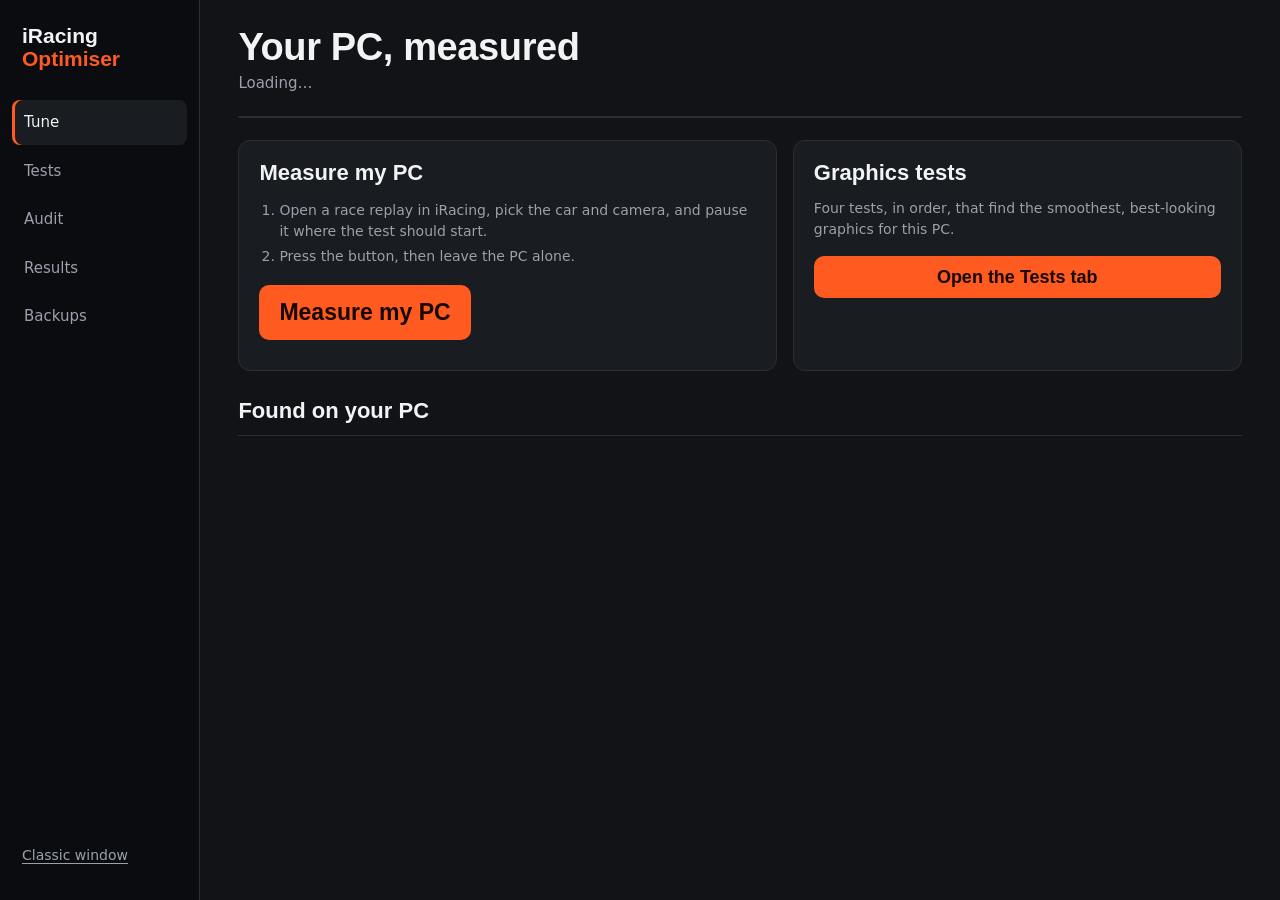
<file: iroptimizer/webui/index.html>
<!DOCTYPE html>
<html lang="en"><head><meta charset="utf-8"><meta name="viewport" content="width=device-width,initial-scale=1">
<meta http-equiv="Content-Security-Policy" content="default-src 'self'; script-src 'self'; style-src 'self'; img-src 'self' data:; connect-src 'self'">
<title>iRacing Optimiser</title>
<link rel="stylesheet" href="app.css">
</head><body>
<div class="app">
<nav class="rail" aria-label="Screens">
 <div class="brand">iRacing <span>Optimiser</span><small id="version-top"></small></div>
 <button class="nav" data-screen="tune" aria-current="true">Tune</button>
 <button class="nav" data-screen="testsview" aria-current="false">Tests</button>
 <button class="nav" data-screen="audit" aria-current="false">Audit</button>
 <button class="nav" data-screen="results" aria-current="false">Results</button>
 <button class="nav" data-screen="backups" aria-current="false">Backups</button>
 <div class="foot"><button class="link" id="classic">Classic window</button><span id="machine"></span><span id="version"></span></div>
</nav>
<main>
<div id="alert" class="alert" hidden></div>
<div id="update" class="alert update" hidden><p><strong>A newer build is available.</strong> Install it here instead of downloading it again.</p><button class="btn small" id="update-go">Update and restart</button></div>

<section id="tune">
 <h1>Your PC, measured</h1>
 <p class="sub" id="subtitle">Loading…</p>
 <div class="read" id="readouts"></div>
 <div class="tune">
  <div class="card start" id="start-card">
   <div>
    <h2>Measure my PC</h2>
    <ol class="steps"><li>Open a race replay in iRacing, pick the car and camera, and pause it where the test should start.</li>
     <li>Press the button, then leave the PC alone.</li></ol>
   </div>
   <div>
    <button class="btn" id="go">Measure my PC</button>
    <p class="why" id="go-why"></p>
   </div>
  </div>
  <div class="card start">
   <div>
    <h2>Graphics tests</h2>
    <p class="why" id="tune-steps-line">Four tests, in order, that find the smoothest, best-looking graphics for this PC.</p>
   </div>
   <button class="btn small" id="to-tests">Open the Tests tab</button>
  </div>
 </div>
 <h2>Found on your PC</h2>
 <ul class="find" id="finds"></ul>
</section>

<section id="testsview" hidden>
 <h1>Graphics tests</h1>
 <p class="sub">Run them in order, one at a time. Each one closes and reopens iRacing by itself, so you can leave the PC once it's going.</p>
 <label class="minfps">Frame rate you'd like<input id="min-fps" type="number" min="30" max="240" step="10" value="120"> FPS</label>
 <p class="hint">A preference, not a must: a smooth lower frame rate with better looks can still win, and then you drive both before choosing.</p>
 <div id="steps-warn" class="alert" hidden></div>
 <div class="card run" id="run-card" hidden>
   <h2 id="run-title"></h2>
   <div class="bar" role="progressbar" aria-valuemin="0" aria-valuemax="100" id="run-bar"><i></i></div>
   <p class="why" id="run-eta"></p>
   <div class="result" id="run-result" hidden>
    <h3 id="run-verdict"></h3>
    <div id="run-lines"></div>
    <div class="row"><button class="btn small" id="run-report">Open report</button><button class="ghost" id="run-results">See all results</button></div>
   </div>
   <ul class="log" id="run-log" aria-live="polite"></ul>
   <div class="row"><button class="ghost" id="run-stop">Stop</button><button class="ghost" id="run-close" hidden>Close</button></div>
  </div>
 <ol class="stepcards" id="stepcards"></ol>
 <h2 class="other-h">Other tests</h2>
 <div class="others">
  <div class="card other"><h3>Measure my PC</h3><p class="why">The same replay several times, changing nothing. Shows how steady this PC is.</p><button class="ghost" data-start="repeat">Start</button></div>
  <div class="card other"><h3>Background apps: running vs paused</h3><p class="why">Finds busy apps, pauses them for half the runs and compares.</p><button class="ghost" data-start="background">Start</button></div>
  <div class="card other"><h3>Something you switch yourself</h3><p class="why">The app tells you when to change it, for example G-Sync.</p>
   <div class="ab" id="ab-names">
    <label>A, what you have now<input id="ab-a" value="G-Sync off" maxlength="60"></label>
    <label>B, what to try<input id="ab-b" value="G-Sync on" maxlength="60"></label>
   </div>
   <button class="ghost" data-start="guided">Start</button></div>
 </div>
 <details class="lenbox"><summary>Test length (for the other tests)</summary>
  <div class="len">
   <label>Seconds per run<input id="len-seconds" type="number" min="10" max="600" step="5" value="60"></label>
   <label>Runs (per side)<input id="len-runs" type="number" min="3" max="20" value="5"></label>
   <label>Warm-up runs<input id="len-warmup" type="number" min="0" max="3" value="1"></label>
  </div>
 </details>
</section>

<section id="audit" hidden>
 <h1>Audit my PC</h1>
 <p class="sub" id="au-sub">Every Windows, NVIDIA and iRacing setting that can affect smoothness, as it is now. Nothing is changed.</p>
 <div class="card"><div class="head"><h2>Current settings</h2><button class="ghost" id="au-refresh">Read again</button></div>
  <div class="chips" role="group" aria-label="Show">
   <span class="chip-label">Area</span>
   <button class="chip" data-area="" aria-pressed="true">All</button><button class="chip" data-area="Windows" aria-pressed="false">Windows</button><button class="chip" data-area="NVIDIA" aria-pressed="false">NVIDIA</button><button class="chip" data-area="iRacing" aria-pressed="false">iRacing</button>
   <span class="chip-label">Verdict</span>
   <button class="chip" data-show="" aria-pressed="true">All</button><button class="chip" data-show="attention" aria-pressed="false">Needs attention</button><button class="chip" data-show="test" aria-pressed="false">Test</button><button class="chip" data-show="fine" aria-pressed="false">Fine or info</button>
  </div>
  <div class="scroll"><table><thead><tr><th>Setting</th><th>Now</th><th>Verdict</th><th>Why</th><th></th></tr></thead><tbody id="au-rows"></tbody></table></div>
  <p class="note">"Test" means it depends on your PC, so only a measurement can say. "Test automatically" switches the setting itself, measures both and puts yours back, even after a crash. "Test this" is for settings the app can't switch while iRacing runs yet: the replay pauses, you change that one setting, and the app measures both.</p>
 </div>
</section>

<section id="results" hidden>
 <h1 id="headline"></h1>
 <p class="sub">Every number here comes from your PC on the replay you chose.</p>
 <div class="res">
  <div class="card"><h2>1% low per setup tested</h2><div class="fig"><svg id="chart" role="img" aria-label="1% low fps for each setup tested"></svg></div></div>
  <div class="card sum"><h2>Summary</h2><div id="summary"></div></div>
 </div>
 <div class="card"><div class="head"><h2>Tests, changes and notes</h2><div class="row"><button class="ghost" id="add-note">Add a note</button><button class="ghost" id="open-folder">Open results folder</button></div></div>
  <div class="scroll"><table><thead><tr><th>When</th><th>Test</th><th class="n">1% low (fps)</th><th class="n">Slowest 1% of frames</th><th>Verdict</th><th></th></tr></thead><tbody id="test-rows"></tbody></table></div>
 </div>
</section>

<section id="backups" hidden>
 <h1>Backups</h1>
 <p class="sub" id="bk-sub">Your iRacing settings are saved before anything changes. One click puts them back.</p>
 <div class="card"><div class="head"><h2>Saved settings</h2><button class="ghost" id="bk-now">Back up now</button></div>
  <div class="scroll"><table><thead><tr><th>Saved</th><th>Why</th><th>Files</th><th></th></tr></thead><tbody id="bk-rows"></tbody></table></div>
  <p class="note" id="bk-note"></p>
 </div>
</section>
</main></div>

<dialog id="dlg" aria-labelledby="dlg-title">
 <h2 id="dlg-title"></h2>
 <div id="dlg-body"></div>
 <div class="row end"><button class="ghost" id="dlg-cancel">Cancel</button><button class="btn small" id="dlg-ok">OK</button></div>
</dialog>
<div id="toast" class="toast" role="status" hidden></div>
<script src="app.js"></script>
</body></html>
</file>
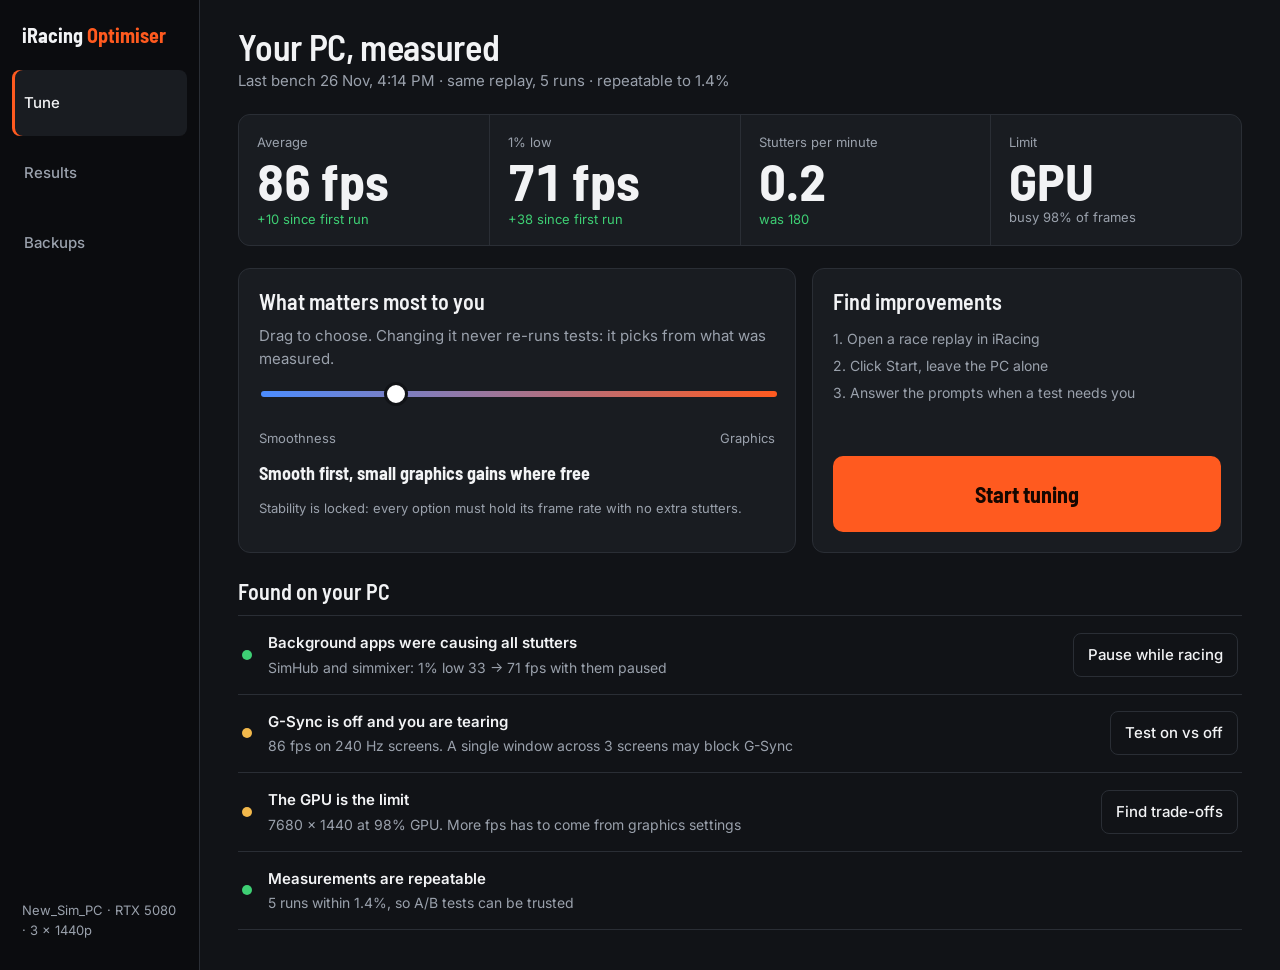
<file: ui/mockup.html>
<!DOCTYPE html>
<html lang="en"><head><meta charset="utf-8"><meta name="viewport" content="width=device-width,initial-scale=1">
<title>iRacing Optimiser mockup</title>
<link rel="preconnect" href="https://fonts.googleapis.com"><link rel="preconnect" href="https://fonts.gstatic.com" crossorigin>
<link href="https://fonts.googleapis.com/css2?family=Barlow+Semi+Condensed:wght@500;600;700&family=Inter:wght@400;500;600&display=swap" rel="stylesheet">
<style>
/* VOICE work tool, a race engineer's screen: calm, dense, one action
   IDEA the pit-wall timing monitor: big readouts, verdicts in colour, nothing decorative
   PICTURE live readouts of the PC (fps, 1% low, GPU limit) and the progress chart on Results
   COLOUR graphite ground, white ink, one signal orange for the action, green/red only for verdicts
   TYPE Barlow Semi Condensed for readouts and titles (timing-screen lettering) + Inter for text
   LAYOUT slim left rail with 3 screens; Tune = readouts top, slider + start, findings list; stacks on phone */
:root{color-scheme:dark;--bg:#111317;--rail:#0b0c0f;--panel:#191c21;--line:#2a2e35;--ink:#f2f3f5;--mute:#9aa1ac;--go:#ff5a1f;--good:#3ecf74;--bad:#ff4d4d;--warn:#f2b84b}
*{box-sizing:border-box;min-width:0}
html,body{height:100%}
body{margin:0;background:var(--bg);color:var(--ink);font:15px/1.5 Inter,system-ui,sans-serif;overflow-x:clip}
.app{display:grid;grid-template-columns:200px minmax(0,1fr);min-height:100%}
.rail{background:var(--rail);padding:20px 12px;display:flex;flex-direction:column;gap:4px;border-right:1px solid var(--line)}
.brand{font:700 20px/1.1 "Barlow Semi Condensed",sans-serif;padding:4px 10px 20px}
.brand span{color:var(--go)}
.nav{all:unset;cursor:pointer;display:block;padding:11px 12px;border-radius:8px;color:var(--mute);font-weight:500;min-height:44px}
.nav:hover{background:var(--panel);color:var(--ink)}
.nav[aria-current=true]{background:var(--panel);color:var(--ink);box-shadow:inset 3px 0 0 var(--go)}
.nav:focus-visible{outline:2px solid var(--go)}
.rail .foot{margin-top:auto;color:var(--mute);font-size:13px;padding:10px}
main{padding:28px clamp(16px,3vw,40px) 40px;max-width:1240px}
h1{font:600 36px/1.05 "Barlow Semi Condensed",sans-serif;margin:0 0 4px;letter-spacing:-.01em}
h2{font:600 22px/1.1 "Barlow Semi Condensed",sans-serif;margin:0 0 12px}
.sub{color:var(--mute);margin:0 0 22px}
.read{display:grid;grid-template-columns:repeat(4,minmax(0,1fr));gap:1px;background:var(--line);border:1px solid var(--line);border-radius:12px;overflow:hidden;margin-bottom:22px}
.read div{background:var(--panel);padding:16px 18px}
.read b{display:block;font:700 clamp(34px,4.4vw,52px)/1 "Barlow Semi Condensed",sans-serif;font-variant-numeric:tabular-nums}
.read small{color:var(--mute);font-size:13px}
.read em{font-style:normal;font-size:13px;color:var(--good);display:block;margin-top:4px}
.tune{display:grid;grid-template-columns:minmax(0,1.3fr) minmax(0,1fr);gap:16px;margin-bottom:26px}
.card{background:var(--panel);border:1px solid var(--line);border-radius:12px;padding:20px}
.ends{display:flex;justify-content:space-between;color:var(--mute);font-size:13px;margin-top:6px}
input[type=range]{width:100%;appearance:none;height:44px;background:transparent}
input[type=range]::-webkit-slider-runnable-track{height:6px;border-radius:3px;background:linear-gradient(90deg,#4b8cff,var(--go))}
input[type=range]::-webkit-slider-thumb{appearance:none;width:24px;height:24px;border-radius:50%;background:#fff;margin-top:-9px;border:3px solid var(--bg)}
input[type=range]::-moz-range-track{height:6px;border-radius:3px;background:linear-gradient(90deg,#4b8cff,var(--go))}
input[type=range]::-moz-range-thumb{width:20px;height:20px;border-radius:50%;background:#fff;border:3px solid var(--bg)}
input[type=range]:focus-visible{outline:2px solid var(--go);outline-offset:2px}
#pick{margin:12px 0 0;font-size:14px}
#pick b{font-family:"Barlow Semi Condensed",sans-serif;font-size:18px}
.lock{margin-top:12px;font-size:13px;color:var(--mute)}
.start{display:flex;flex-direction:column;justify-content:space-between;gap:14px}
.btn{all:unset;cursor:pointer;text-align:center;border-radius:10px;padding:16px 20px;font:700 22px/1 "Barlow Semi Condensed",sans-serif;background:var(--go);color:#160700;min-height:44px}
.btn:hover{filter:brightness(1.08)}.btn:focus-visible{outline:2px solid #fff;outline-offset:3px}
.ghost{all:unset;cursor:pointer;border:1px solid var(--line);border-radius:8px;padding:9px 14px;font-weight:500;white-space:nowrap;min-height:24px}
.ghost:hover{border-color:var(--mute)}.ghost:focus-visible{outline:2px solid var(--go)}
.steps{margin:0;padding:0;list-style:none;color:var(--mute);font-size:14px}
.steps li{padding:3px 0}
.find{list-style:none;margin:0;padding:0;border-top:1px solid var(--line)}
.find li{display:grid;grid-template-columns:12px minmax(0,1fr) auto;gap:14px;align-items:center;padding:16px 4px;border-bottom:1px solid var(--line)}
.dot{width:10px;height:10px;border-radius:50%}
.find p{margin:2px 0 0;color:var(--mute);font-size:14px}
.find strong{font-weight:600}
.sum{font-size:17px;line-height:1.6;max-width:70ch}
.sum p{margin:0 0 10px}
.res{display:grid;grid-template-columns:minmax(0,1.4fr) minmax(0,1fr);gap:16px;margin-bottom:22px}
.fig{position:relative;min-height:300px}.fig>svg{position:absolute;inset:0;width:100%;height:100%}
svg text{font:13px Inter,sans-serif;fill:var(--mute);paint-order:stroke;stroke:var(--panel);stroke-width:4px}
table{width:100%;border-collapse:collapse;font-size:14px}
th,td{padding:10px 8px;border-bottom:1px solid var(--line);text-align:left}
th{color:var(--mute);font-weight:500}
td.n{text-align:right;font-variant-numeric:tabular-nums;white-space:nowrap}
.tag{font-size:12px;padding:3px 8px;border-radius:20px;white-space:nowrap}
.note{color:var(--mute);font-size:13px;margin-top:10px}
[hidden]{display:none!important}
@media(max-width:900px){.tune,.res{grid-template-columns:minmax(0,1fr)}}
@media(max-width:700px){.app{grid-template-columns:minmax(0,1fr)}.rail{flex-direction:row;flex-wrap:wrap;padding:10px;border-right:0;border-bottom:1px solid var(--line)}.brand{padding:10px;width:100%}.rail .foot{display:none}.read{grid-template-columns:repeat(2,minmax(0,1fr))}.find li{grid-template-columns:12px minmax(0,1fr)}.find .ghost{grid-column:2;justify-self:start}}
@media(prefers-reduced-motion:no-preference){.read b{transition:color .3s}}
</style></head><body>
<div class="app">
<nav class="rail" aria-label="Screens">
 <div class="brand">iRacing <span>Optimiser</span></div>
 <button class="nav" id="nav-tune" aria-current="true">Tune</button>
 <button class="nav" id="nav-results" aria-current="false">Results</button>
 <button class="nav" id="nav-backups" aria-current="false">Backups</button>
 <div class="foot">New_Sim_PC · RTX 5080 · 3 × 1440p</div>
</nav>
<main>
<section id="tune">
 <h1>Your PC, measured</h1>
 <p class="sub">Last bench 26 Nov, 4:14 PM · same replay, 5 runs · repeatable to 1.4%</p>
 <div class="read">
  <div><small>Average</small><b>86 fps</b><em>+10 since first run</em></div>
  <div><small>1% low</small><b>71 fps</b><em>+38 since first run</em></div>
  <div><small>Stutters per minute</small><b>0.2</b><em>was 180</em></div>
  <div><small>Limit</small><b>GPU</b><small>busy 98% of frames</small></div>
 </div>
 <div class="tune">
  <div class="card">
   <h2>What matters most to you</h2>
   <label for="focus" class="sub" style="margin:0">Drag to choose. Changing it never re-runs tests: it picks from what was measured.</label>
   <input type="range" id="focus" min="0" max="4" step="1" value="1" aria-describedby="pick">
   <div class="ends"><span>Smoothness</span><span>Graphics</span></div>
   <p id="pick"></p>
   <p class="lock">Stability is locked: every option must hold its frame rate with no extra stutters.</p>
  </div>
  <div class="card start">
   <div>
    <h2>Find improvements</h2>
    <ul class="steps"><li>1. Open a race replay in iRacing</li><li>2. Click Start, leave the PC alone</li><li>3. Answer the prompts when a test needs you</li></ul>
   </div>
   <button class="btn" id="go">Start tuning</button>
  </div>
 </div>
 <h2>Found on your PC</h2>
 <ul class="find" id="finds"></ul>
</section>

<section id="results" hidden>
 <h1>Background apps cost you half your 1% lows</h1>
 <p class="sub">Every number here comes from the same replay segment on this PC</p>
 <div class="res">
  <div class="card"><h2>1% low over time</h2><div class="fig"><svg id="chart" role="img" aria-label="1% low fps per bench"></svg></div></div>
  <div class="card sum"><h2>Summary</h2>
   <p>Your GPU is the limit 98% of the time at about 86 fps across 7680 × 1440. The CPU has headroom.</p>
   <p>SimHub and simmixer caused every stutter. Pausing them lifted 1% lows from 33 to 71 fps.</p>
   <p>G-Sync is off, so at 86 fps on 240 Hz screens you see tearing. Not tested yet.</p>
   <p>No graphics settings have been traded yet, so there are no compromises to report.</p>
  </div>
 </div>
 <div class="card"><h2>Tests</h2>
  <div class="scroll"><table><thead><tr><th>Test</th><th style="text-align:right">1% low</th><th style="text-align:right">p99 frame</th><th>Verdict</th></tr></thead><tbody id="tests"></tbody></table></div>
  <p class="note">Rows marked "not run" show tests the app will offer next.</p>
 </div>
</section>

<section id="backups" hidden>
 <h1>Backups</h1>
 <p class="sub">The app saves your iRacing settings before any change. One click puts them back.</p>
 <div class="card"><table><thead><tr><th>Saved</th><th>Why</th><th></th></tr></thead><tbody>
  <tr><td>26 Nov, 3:41 PM</td><td>Original settings, before the app changed anything</td><td class="n"><button class="ghost">Restore</button></td></tr>
 </tbody></table></div>
</section>
</main></div>
<script>{
const picks=["Highest frame rate your PC holds, at the graphics level it needs","Smooth first, small graphics gains where free","Balanced","Graphics first, frame rate held steady at a lower cap","Most graphics your PC can run without stutter"];
const finds=[
 ["var(--good)","Background apps were causing all stutters","SimHub and simmixer: 1% low 33 → 71 fps with them paused","Pause while racing"],
 ["var(--warn)","G-Sync is off and you are tearing","86 fps on 240 Hz screens. A single window across 3 screens may block G-Sync","Test on vs off"],
 ["var(--warn)","The GPU is the limit","7680 × 1440 at 98% GPU. More fps has to come from graphics settings","Find trade-offs"],
 ["var(--good)","Measurements are repeatable","5 runs within 1.4%, so A/B tests can be trusted",""]];
const tests=[["Baseline (SimHub, simmixer running)","33","30.2 ms","Reference","var(--mute)"],["Background apps paused","71","14.0 ms","Better","var(--good)"],["G-Sync on vs off","–","–","Not run","var(--mute)"],["FPS cap 80 vs none","–","–","Not run","var(--mute)"],["Shadows medium vs high","–","–","Not run","var(--mute)"]];
const esc=s=>String(s).replace(/[&<>"']/g,c=>({"&":"&amp;","<":"&lt;",">":"&gt;",'"':"&quot;","'":"&#39;"}[c]));
document.getElementById("finds").innerHTML=finds.map(f=>`<li><span class="dot" style="background:${f[0]}"></span><div><strong>${esc(f[1])}</strong><p>${esc(f[2])}</p></div>${f[3]?`<button class="ghost">${esc(f[3])}</button>`:"<span></span>"}</li>`).join("");
document.getElementById("tests").innerHTML=tests.map(t=>`<tr><td>${esc(t[0])}</td><td class="n">${t[1]}</td><td class="n">${t[2]}</td><td><span class="tag" style="border:1px solid ${t[4]};color:${t[4]}">${esc(t[3])}</span></td></tr>`).join("");
const f=document.getElementById("focus"),p=document.getElementById("pick");
const upd=()=>{p.innerHTML="<b>"+esc(picks[f.value])+"</b>"};f.addEventListener("input",upd);upd();
const screens=["tune","results","backups"];
const show=n=>{screens.forEach(s=>{document.getElementById(s).hidden=s!==n;document.getElementById("nav-"+s).setAttribute("aria-current",s===n)});if(n==="results")draw()};
screens.forEach(s=>document.getElementById("nav-"+s).addEventListener("click",()=>show(s)));
document.getElementById("go").addEventListener("click",()=>show("results"));
const s=document.getElementById("chart");
const pts=[["26 Nov 3:50","With SimHub",33],["26 Nov 4:14","Paused",71]];
const draw=()=>{const W=s.clientWidth,H=s.clientHeight;if(!W)return;const l=44,r=24,t=24,b=48,max=100;
 const x=i=>l+(W-l-r)*(pts.length<2?.5:i/(pts.length-1)*0.7+0.15),y=v=>t+(H-t-b)*(1-v/max);
 let g="";[0,25,50,75,100].forEach(v=>{g+=`<line x1="${l}" x2="${W-r}" y1="${y(v)}" y2="${y(v)}" stroke="var(--line)"/><text x="${l-8}" y="${y(v)+4}" text-anchor="end">${v}</text>`});
 g+=`<polyline fill="none" stroke="var(--go)" stroke-width="3" points="${pts.map((q,i)=>x(i)+","+y(q[2])).join(" ")}"/>`;
 pts.forEach((q,i)=>{g+=`<circle cx="${x(i)}" cy="${y(q[2])}" r="6" fill="var(--go)"/><text x="${x(i)}" y="${y(q[2])-14}" text-anchor="middle" style="fill:var(--ink);font-weight:600">${q[2]} fps</text><text x="${x(i)}" y="${H-24}" text-anchor="middle">${esc(q[1])}</text><text x="${x(i)}" y="${H-8}" text-anchor="middle">${esc(q[0])}</text>`});
 s.innerHTML=g};
const ro=new ResizeObserver(draw);ro.observe(s);
}</script>
</body></html>
</file>
<file: iroptimizer/webui/app.css>
/* A race engineer's screen: graphite ground, white ink, one signal orange for the action,
   green and red only for verdicts. Fonts are built into Windows (nothing is downloaded). */
:root{color-scheme:dark;--bg:#111317;--rail:#0b0c0f;--panel:#191c21;--panel2:#20242a;--line:#2a2e35;--ink:#f2f3f5;--mute:#9aa1ac;
 --go:#ff5a1f;--good:#3ecf74;--bad:#ff4d4d;--warn:#f2b84b;--info:#6aa6ff;
 --display:"Bahnschrift SemiCondensed","Bahnschrift","Barlow Semi Condensed","Arial Narrow",sans-serif;
 --text:"Segoe UI Variable Text","Segoe UI",system-ui,sans-serif}
*{box-sizing:border-box;min-width:0}
html,body{height:100%}
body{margin:0;background:var(--bg);color:var(--ink);font:15px/1.5 var(--text);overflow-x:clip}
.app{display:grid;grid-template-columns:200px minmax(0,1fr);min-height:100%}
.rail{background:var(--rail);padding:20px 12px;display:flex;flex-direction:column;gap:4px;border-right:1px solid var(--line);position:sticky;top:0;height:100vh}
.brand{font:700 21px/1.1 var(--display);padding:4px 10px 20px}
.brand span{color:var(--go)}
.brand small{display:block;font:500 12px/1.4 var(--text);color:var(--mute);margin-top:6px}
.nav{all:unset;cursor:pointer;display:block;padding:11px 12px;border-radius:8px;color:var(--mute);font-weight:500;min-height:22px}
.nav:hover{background:var(--panel);color:var(--ink)}
.nav[aria-current=true]{background:var(--panel);color:var(--ink);box-shadow:inset 3px 0 0 var(--go)}
.nav:focus-visible{outline:2px solid var(--go)}
.rail .foot{margin-top:auto;color:var(--mute);font-size:12px;padding:10px;display:flex;flex-direction:column;gap:2px}
main{padding:28px clamp(16px,3vw,40px) 48px;max-width:1280px;width:100%}
h1{font:600 38px/1.05 var(--display);margin:0 0 4px;letter-spacing:-.01em}
h2{font:600 22px/1.1 var(--display);margin:0 0 12px}
.sub{color:var(--mute);margin:0 0 22px}
.hint{color:var(--mute);font-size:14px;display:block}
.alert{background:#3a1416;border:1px solid var(--bad);border-radius:12px;padding:14px 18px;margin-bottom:20px;display:flex;gap:16px;align-items:center;justify-content:space-between}
.alert p{margin:0}
.alert.update{background:#1c2433;border-color:var(--info)}
.read{display:grid;grid-template-columns:repeat(4,minmax(0,1fr));gap:1px;background:var(--line);border:1px solid var(--line);border-radius:12px;overflow:hidden;margin-bottom:22px}
.read div{background:var(--panel);padding:16px 18px}
.read b{display:block;font:700 clamp(34px,4.4vw,54px)/1 var(--display);font-variant-numeric:tabular-nums;margin-top:4px}
.read small{color:var(--mute);font-size:13px}
.read em{font-style:normal;font-size:13px;color:var(--good);display:block;margin-top:6px;min-height:1.2em}
.read em.mute{color:var(--mute)}
.tune{display:grid;grid-template-columns:minmax(0,1.2fr) minmax(0,1fr);gap:16px;margin-bottom:28px}
.card{background:var(--panel);border:1px solid var(--line);border-radius:12px;padding:20px}
.head{display:flex;justify-content:space-between;align-items:center;gap:12px;margin-bottom:6px}
.head h2{margin:0}
.ends{display:flex;justify-content:space-between;color:var(--mute);font-size:13px;margin-top:2px}
input[type=range]{width:100%;appearance:none;height:44px;background:transparent;margin:6px 0 0}
input[type=range]::-webkit-slider-runnable-track{height:6px;border-radius:3px;background:linear-gradient(90deg,#4b8cff,var(--go))}
input[type=range]::-webkit-slider-thumb{appearance:none;width:24px;height:24px;border-radius:50%;background:#fff;margin-top:-9px;border:3px solid var(--bg)}
input[type=range]:focus-visible{outline:2px solid var(--go);outline-offset:2px}
#pick{margin:12px 0 0;font-size:14px;color:var(--mute)}
#pick b{display:block;font:600 19px/1.2 var(--display);color:var(--ink);margin-bottom:4px}
.lock{margin:12px 0 0;font-size:13px;color:var(--mute)}
.start{display:flex;flex-direction:column;gap:16px}
.steps{margin:0;padding-left:20px;color:var(--mute);font-size:14px}
.steps li{padding:2px 0}
.btn{all:unset;cursor:pointer;display:block;text-align:center;border-radius:10px;padding:16px 20px;font:700 23px/1 var(--display);background:var(--go);color:#160700}
.btn.small{font-size:18px;padding:12px 18px;display:inline-block}
.btn:hover{filter:brightness(1.08)}.btn:focus-visible{outline:2px solid #fff;outline-offset:3px}
.btn[disabled]{opacity:.5;cursor:default;filter:none}
.ghost{all:unset;cursor:pointer;border:1px solid var(--line);border-radius:8px;padding:8px 14px;font-weight:500;white-space:nowrap;font-size:14px}
.ghost:hover{border-color:var(--mute)}.ghost:focus-visible{outline:2px solid var(--go)}
.link{all:unset;cursor:pointer;color:var(--mute);font-size:14px;text-decoration:underline;text-underline-offset:3px;margin-top:10px;display:inline-block}
.link:hover{color:var(--ink)}.link:focus-visible{outline:2px solid var(--go)}
.why{color:var(--mute);font-size:14px;margin:10px 0 0}
.tests-box{border-top:1px solid var(--line);padding-top:14px;display:flex;flex-direction:column;gap:12px}
fieldset{border:0;margin:0;padding:0;display:flex;flex-direction:column;gap:8px}
legend{color:var(--mute);font-size:13px;margin-bottom:4px}
.opt{display:grid;grid-template-columns:20px minmax(0,1fr);gap:8px;align-items:start;font-size:14px;color:var(--mute);cursor:pointer}
.opt b{display:block;color:var(--ink);font-weight:600}
.opt input{margin-top:4px;accent-color:var(--go)}
.ab,.len{display:grid;grid-template-columns:repeat(auto-fit,minmax(140px,1fr));gap:10px}
.ab label,.len label{display:flex;flex-direction:column;gap:4px;font-size:13px;color:var(--mute)}
input:not([type]),input[type=number]{background:var(--bg);color:var(--ink);border:1px solid var(--line);border-radius:8px;padding:8px 10px;font:inherit}
input:focus-visible{outline:2px solid var(--go);outline-offset:1px}
details summary{cursor:pointer;color:var(--mute);font-size:14px;margin-bottom:8px}
.run .bar{height:8px;background:var(--bg);border-radius:4px;overflow:hidden;margin:4px 0 6px}
.run .bar i{display:block;height:100%;width:0;background:var(--go);transition:width .6s linear}
.log{list-style:none;margin:12px 0;padding:10px 12px;background:var(--bg);border-radius:8px;font:12.5px/1.6 Consolas,ui-monospace,monospace;color:var(--mute);max-height:220px;overflow:auto}
.log li span{color:#5d6470;margin-right:8px}
.log li:last-child{color:var(--ink)}
.row{display:flex;gap:10px;align-items:center}
.row.end{justify-content:flex-end}
.find{list-style:none;margin:0;padding:0;border-top:1px solid var(--line)}
.find li{display:grid;grid-template-columns:12px minmax(0,1fr) auto;gap:14px;align-items:center;padding:15px 4px;border-bottom:1px solid var(--line)}
.dot{width:10px;height:10px;border-radius:50%;background:var(--info)}
.dot.good{background:var(--good)}.dot.warn{background:var(--warn)}.dot.bad{background:var(--bad)}
.tag.good{color:var(--good)}.tag.warn{color:var(--warn)}.tag.bad{color:var(--bad)}.tag.info{color:var(--mute)}
.mute{color:var(--mute)}
svg .bar{fill:#4a515c}svg .bar.best{fill:var(--go)}svg .grid{stroke:var(--line)}svg text.val{fill:var(--ink);font-weight:600}
svg .bar.stale{opacity:.35}tr.stale td{color:var(--mute)}
.find p{margin:2px 0 0;color:var(--mute);font-size:14px;max-width:95ch}
.find strong{font-weight:600}
.sum{font-size:16px;line-height:1.6}
.sum p{margin:0 0 10px;max-width:70ch}
.res{display:grid;grid-template-columns:minmax(0,1.4fr) minmax(0,1fr);gap:16px;margin-bottom:22px}
.fig{position:relative;min-height:320px}.fig>svg{position:absolute;inset:0;width:100%;height:100%}
svg text{font:12.5px var(--text);fill:var(--mute)}
.empty{color:var(--mute);font-size:14px;padding:40px 0;text-align:center}
.scroll{overflow-x:auto}
table{width:100%;border-collapse:collapse;font-size:14px}
th,td{padding:10px 8px;border-bottom:1px solid var(--line);text-align:left;vertical-align:middle}
th{color:var(--mute);font-weight:500}
.n{text-align:right;font-variant-numeric:tabular-nums;white-space:nowrap}
.tag{font-size:12px;padding:3px 9px;border-radius:20px;white-space:nowrap;border:1px solid currentColor}
.note{color:var(--mute);font-size:13px;margin:12px 0 0}
dialog{background:var(--panel2);color:var(--ink);border:1px solid var(--line);border-radius:14px;padding:24px;width:min(560px,92vw)}
dialog::backdrop{background:rgba(0,0,0,.6)}
dialog h2{font-size:26px}
#dlg-body{color:var(--mute);margin-bottom:18px}
#dlg-body p{margin:0 0 10px}
#dlg-body ul{margin:0 0 10px;padding-left:0;list-style:none}
#dlg-body li{padding:4px 0}
#dlg-body label{display:flex;gap:10px;align-items:center;color:var(--ink);cursor:pointer}
#dlg-body input[type=checkbox]{accent-color:var(--go);width:16px;height:16px}
dialog.prompt{border-color:var(--go);width:min(640px,92vw)}
dialog.prompt h2{font-size:34px;color:var(--go)}
.toast{position:fixed;right:20px;bottom:20px;background:var(--panel2);border:1px solid var(--line);border-left:3px solid var(--bad);border-radius:10px;padding:12px 16px;max-width:460px;box-shadow:0 8px 30px rgba(0,0,0,.4)}
.toast.ok{border-left-color:var(--good)}
[hidden]{display:none!important}
@media(max-width:1000px){.tune,.res{grid-template-columns:minmax(0,1fr)}}
@media(max-width:760px){.app{grid-template-columns:minmax(0,1fr)}.rail{position:static;height:auto;flex-direction:row;flex-wrap:wrap;padding:10px;border-right:0;border-bottom:1px solid var(--line)}.brand{padding:10px;width:100%}.rail .foot{display:none}.read{grid-template-columns:repeat(2,minmax(0,1fr))}.find li{grid-template-columns:12px minmax(0,1fr)}.find .ghost{grid-column:2;justify-self:start}}
@media(prefers-reduced-motion:reduce){.run .bar i{transition:none}}
tr.group th{text-align:left;padding-top:16px;color:var(--ink);font-size:13px}td.why{color:var(--mute);font-size:13px;max-width:420px}
.chips{display:flex;flex-wrap:wrap;gap:6px;align-items:center;margin:4px 0 10px}.chip-label{color:var(--mute);font-size:12px;margin:0 4px 0 10px}.chip-label:first-child{margin-left:0}
.chip{background:transparent;color:var(--ink);border:1px solid var(--line);border-radius:20px;padding:5px 12px;font:inherit;font-size:13px;cursor:pointer}.chip[aria-pressed=true]{border-color:var(--go);color:var(--go)}
.fold{background:none;border:0;color:var(--ink);font:inherit;font-weight:600;cursor:pointer;padding:0}tr.summary td{font-weight:600}
tr.summary td.why{font-weight:400}
tr.event td{color:var(--mute);font-size:13px}tr.event .tag{margin-right:6px}
#note-text{width:100%;min-width:420px;background:var(--bg);color:var(--ink);border:1px solid var(--line);border-radius:8px;padding:8px;font:inherit}
.result{border:1px solid var(--line);border-radius:10px;padding:12px 16px;margin:8px 0}.result h3{margin:0 0 6px;font-size:18px}.result p{margin:4px 0;color:var(--ink)}

.minfps{display:flex;gap:8px;align-items:center;margin:12px 0 4px;font-size:14px}
.minfps input{width:70px}

/* Tests tab: the four graphics tests as numbered cards, the next one lit */
#testsview .minfps{margin-top:0}
#testsview .run{margin:18px 0}
.stepcards{list-style:none;margin:18px 0 28px;padding:0;display:flex;flex-direction:column;gap:12px}
.stepcard{display:grid;grid-template-columns:56px minmax(0,1fr) auto;gap:18px;align-items:start}
.stepcard .num{font:700 40px/1 var(--display);color:var(--mute);text-align:center;padding-top:2px}
.stepcard.next{border-color:var(--go);box-shadow:inset 4px 0 0 var(--go)}
.stepcard.next .num{color:var(--go)}
.stepcard.passed .num,.stepcard.done .num{color:var(--good)}
.stepcard.failed .num{color:var(--bad)}
.stepcard .head{justify-content:flex-start;gap:14px}
.stepcard p{margin:6px 0 0}
.stepcard .result-line{color:var(--ink);font-weight:500}
.stepcard .needs{font-size:14px;color:var(--mute)}.stepcard .needs b{color:var(--ink)}
.stepcard .go{align-self:center}
.stepcard .go .btn{font-size:20px;padding:16px 22px}
.pickbox{border-top:1px solid var(--line);margin-top:12px;padding-top:10px;display:flex;gap:14px;align-items:center;justify-content:space-between}
.ghost[disabled]{opacity:.45;cursor:default}
.other-h{margin-top:8px}
.others{display:grid;grid-template-columns:repeat(auto-fit,minmax(240px,1fr));gap:12px;margin-bottom:14px}
.other{display:flex;flex-direction:column;gap:8px}.other h3{margin:0;font-size:17px}.other .ghost{align-self:flex-start;margin-top:auto}
.lenbox{color:var(--mute);font-size:14px}.lenbox .len{margin-top:10px;max-width:520px}
@media(max-width:760px){.stepcard{grid-template-columns:40px minmax(0,1fr)}.stepcard .go{grid-column:2}}
</file>
